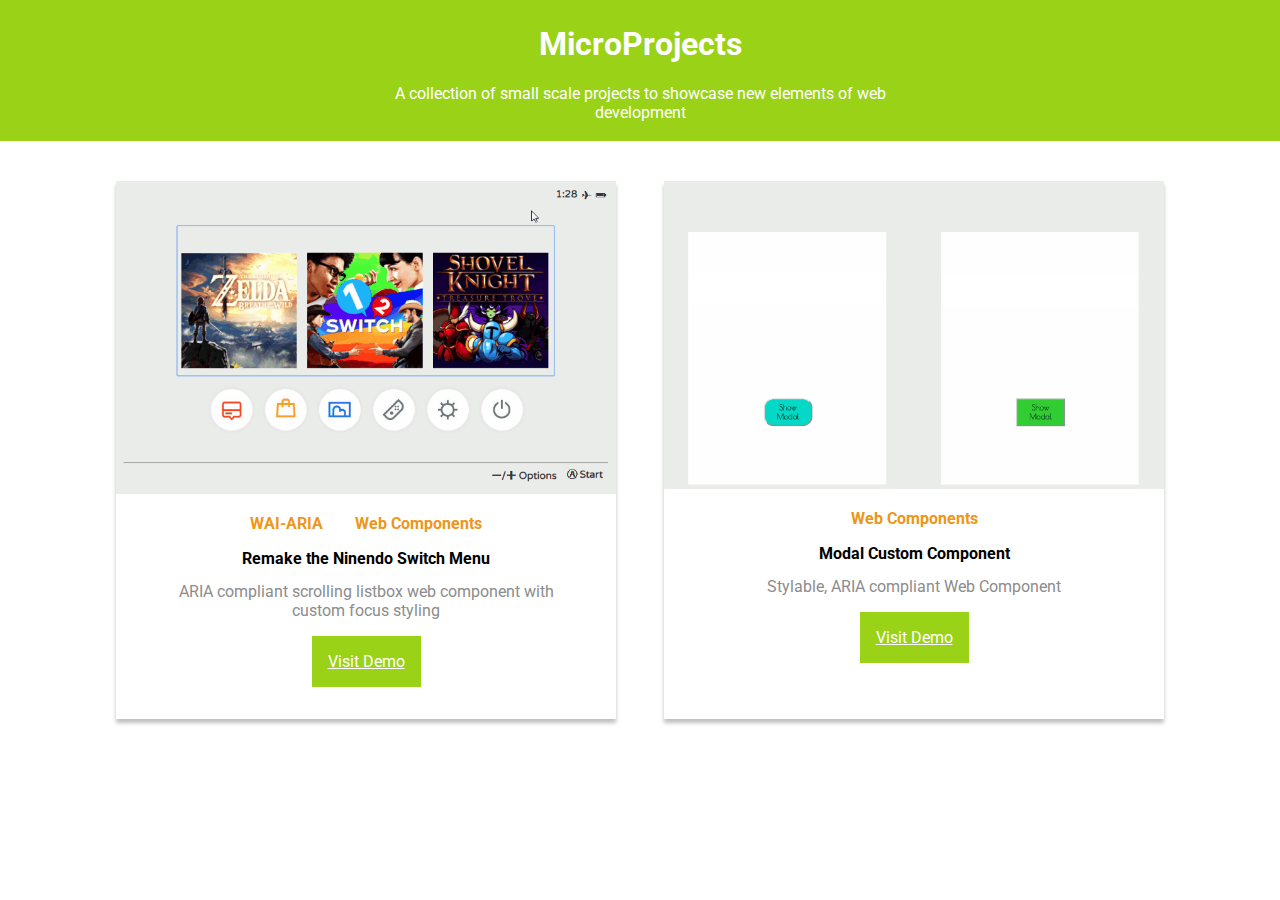
<file: index.html>
<!DOCTYPE html>
  <head>

    <meta charset="utf-8">
    <meta name="viewport" content="width=device-width, initial-scale=1">
    <meta name="theme-color" content="#9AD217">

    <!-- import manifest -->
    <link rel="stylesheet" href='./css/styles.css'>
    <link rel="stylesheet" href='./css/layout.css'>
    <link rel="stylesheet" media="screen and (min-width:500px)" href="./css/layout_500to1000.css"> 
    
    <link href="https://fonts.googleapis.com/css?family=Roboto" rel="stylesheet">
      

    <script type="module">
      import ProjectCard from '/components/ProjectCard.js';
      customElements.define('project-card', ProjectCard);

      import MyModal from '/components/MyModal.js';
      customElements.define('my-modal', MyModal);
    </script>

  </head>

  <body>
    <!--
    <my-modal>
      <h1> There is an update to this webpage </h1>
      <button> Update Now </button>
      <button> Update Later </button>
    </my-modal>
  -->
    <header>
      <div id="header-container">
        <h1> MicroProjects </h1>
        <p> A collection of small scale projects to showcase new elements of web development </p>
        <!--<nav>
          <ul>
            <li class="selected"> <button> <div> Latest </div> </button> </li>
            <li> <button> <div> Front End </div> </button> </li>
            <li> <button> <div> Back End </div> </button> </li>
          </ul>
        </nav>-->
      </div>
    </header>

    <section id="project-container">

      <div class="project-card placeholder">
        <div class="loading-border"></div>
        <div class="loading-text">Loading Projects</div>
      </div>
      
    </section>

  </body>

  <script type='module'>
    import app from '/js/main.js';
    document.myApp = app;
  </script>

</html>
</file>
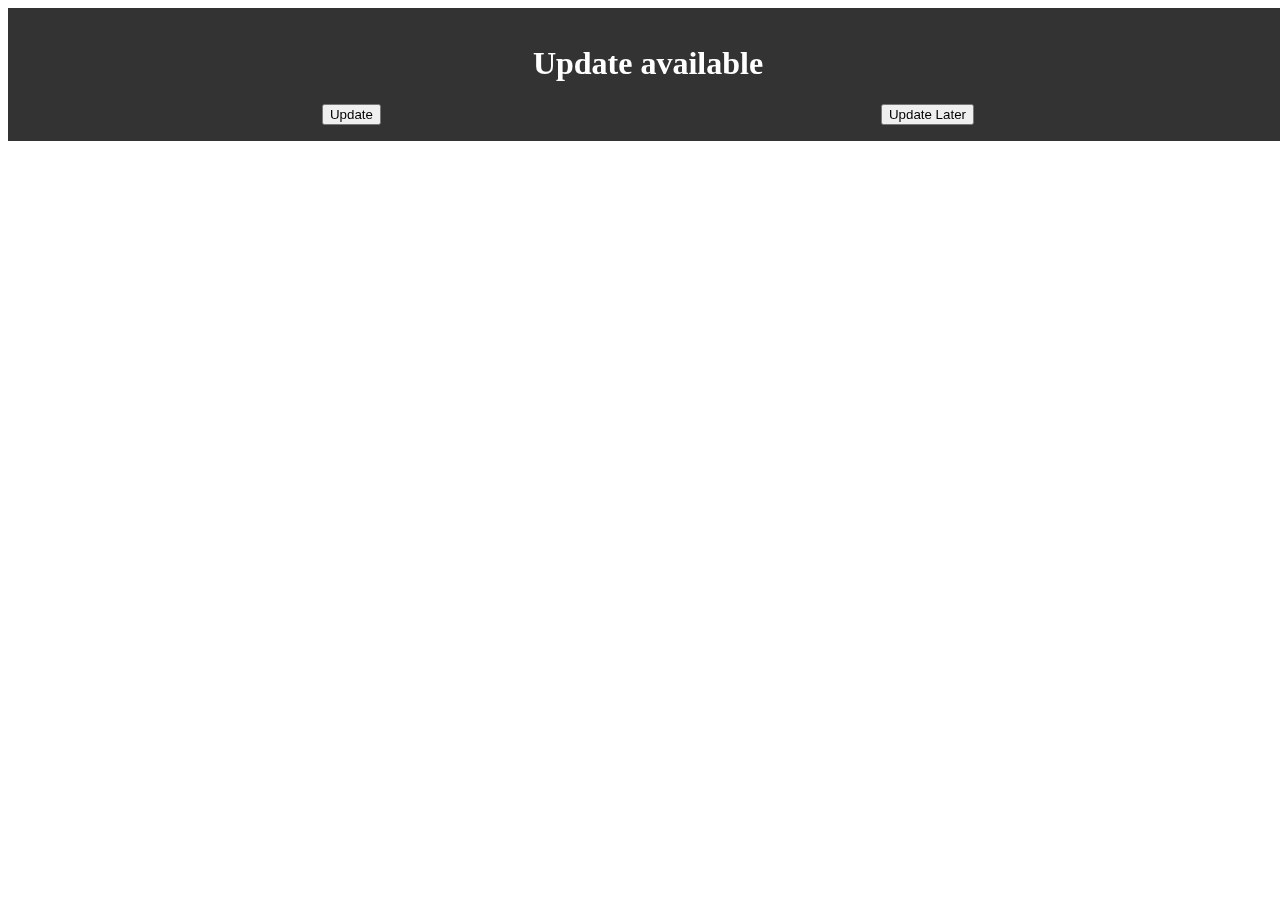
<file: components/test.html>
<!-- https://css-tricks.com/considerations-styling-modal/ -->
<!DOCTYPE html>
<head>

  <style>
    

    my-modal{
      display:flex;
      flex-direction: row;
      flex-wrap: wrap;
      justify-content:space-around;
      background-color: #000000cc;
      width:90%;
      padding:1em 5%;
    }

    my-modal h1{
      width:100%;
      text-align:center;
      color:white;
    }

  </style>


  <script type='module'>
    import MyModal from './Modal.js';
    customElements.define('my-modal', MyModal)
  </script>
</head>

<body>
  <my-modal class="blank">
    <h1> Update available </h1>
    <button> Update </button>
    <button> Update Later </button>
  </my-modal>
</body>
</file>
<file: css/styles.css>
/* == colors ==
  green - #9AD217
  orange - #EE9617
  grey - #C4C4C4
  dark grey - #8C8C8C
*/

/* animations */
@keyframes spin{
  0%,20%{
    transform: rotate(0deg)
  }
  80%,100%{
    transform: rotate(360deg)
  }
}

html{
  font-family: 'Roboto', sans-serif;
}


/* header styling */
header{
  background-color: #9AD217;
}

header h1,header h2, header p{
  text-align:center;
  color:white;
}

nav ul{
  list-style:none;
  padding:0px;
  margin:0px;
}

nav ul li button{
  background-color:white;
  transform: skew(-30deg);
}

nav ul li button div{
  transform: skew(30deg);
}

nav ul li button div{
  font-weight:bold;
  color: #C4C4C4
}

nav ul li.selected button div{
  color: #EE9617
}

/* project styling */
.project-card, project-card{
  box-shadow: 0px 4px 4px rgba(0, 0, 0, 0.25);
}

.loading-border{
  border-radius: 100%;
  border: 5px dashed #C4C4C4;
  animation: spin 5s ease-in-out infinite;
}
.loading-text{
  color:#8C8C8C;
  font-weight:bold;
}

/* modal styling */
my-modal{
  background-color: #000000cc;
}
my-modal h1{
  color: white;
  text-align:center;
}
</file>
<file: css/layout.css>
html{
  font-family: 'Roboto', sans-serif;
}

html, body{
  padding:0px;
  margin:0px;
  min-width:320px;
}

/* header styling */

header{
  padding: 0.2em 0.5em;
}

#header-container{
  margin:auto;
}

header h1,header h2, header p{
  text-align:center;
}

nav ul{
  width: 100%;
  display:flex;
  flex-direction: row;
  justify-content: center;
  padding:0.5em 0em;
}

nav ul li {
  margin: 0em 0.5em;
  flex-grow:1;
}

nav ul li button{
  height:100%;
  width:100%;
  border:none;
}


/* project styling */

#project-container{
  padding: 1em 0em;
  display:flex;
  flex-direction:row;
  flex-wrap:wrap;
  justify-content: center;
}

.project-card, project-card{
  width:90%;
  margin:1.5em;
}

.project-card.placeholder{
  padding:1em 0em 0em 0em;
  position:relative;
}

.placeholder .loading-border{
  margin:auto;

  height:130px;
  width:130px;
  
  font-size:0.7em;
  font-weight: bold;
}

.loading-text{
  margin:auto;
  text-align:center;
  position:relative;
  top:-75px;

  font-size: 0.7em;
}

my-modal{
  display:flex;
  flex-direction: row;
  flex-wrap: wrap;
  justify-content: space-around;

  width:90%;
  padding: 1em 5%;
  
  z-index: 1;
}

my-modal h1{
  width:100%;  
}
</file>
<file: css/layout_500to1000.css>
project-card, #header-container{
  max-width:500px;
}
</file>
